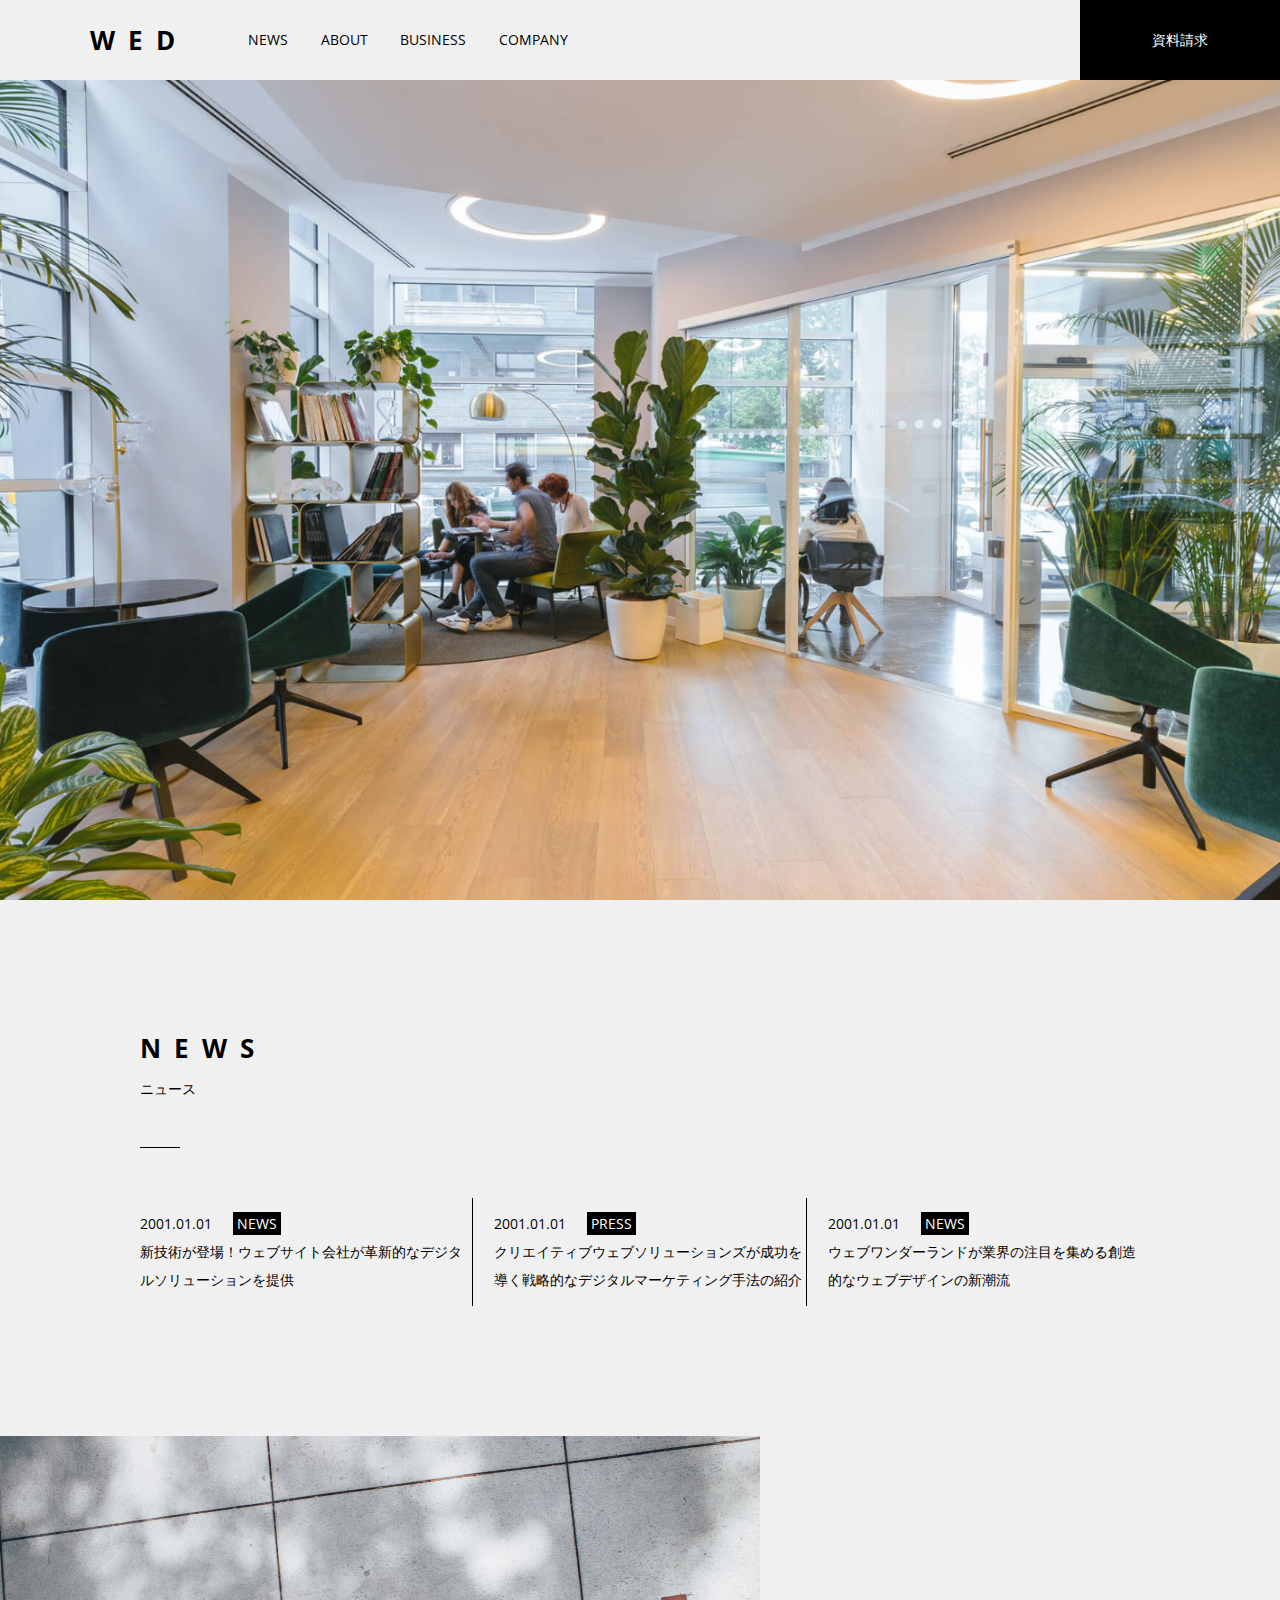
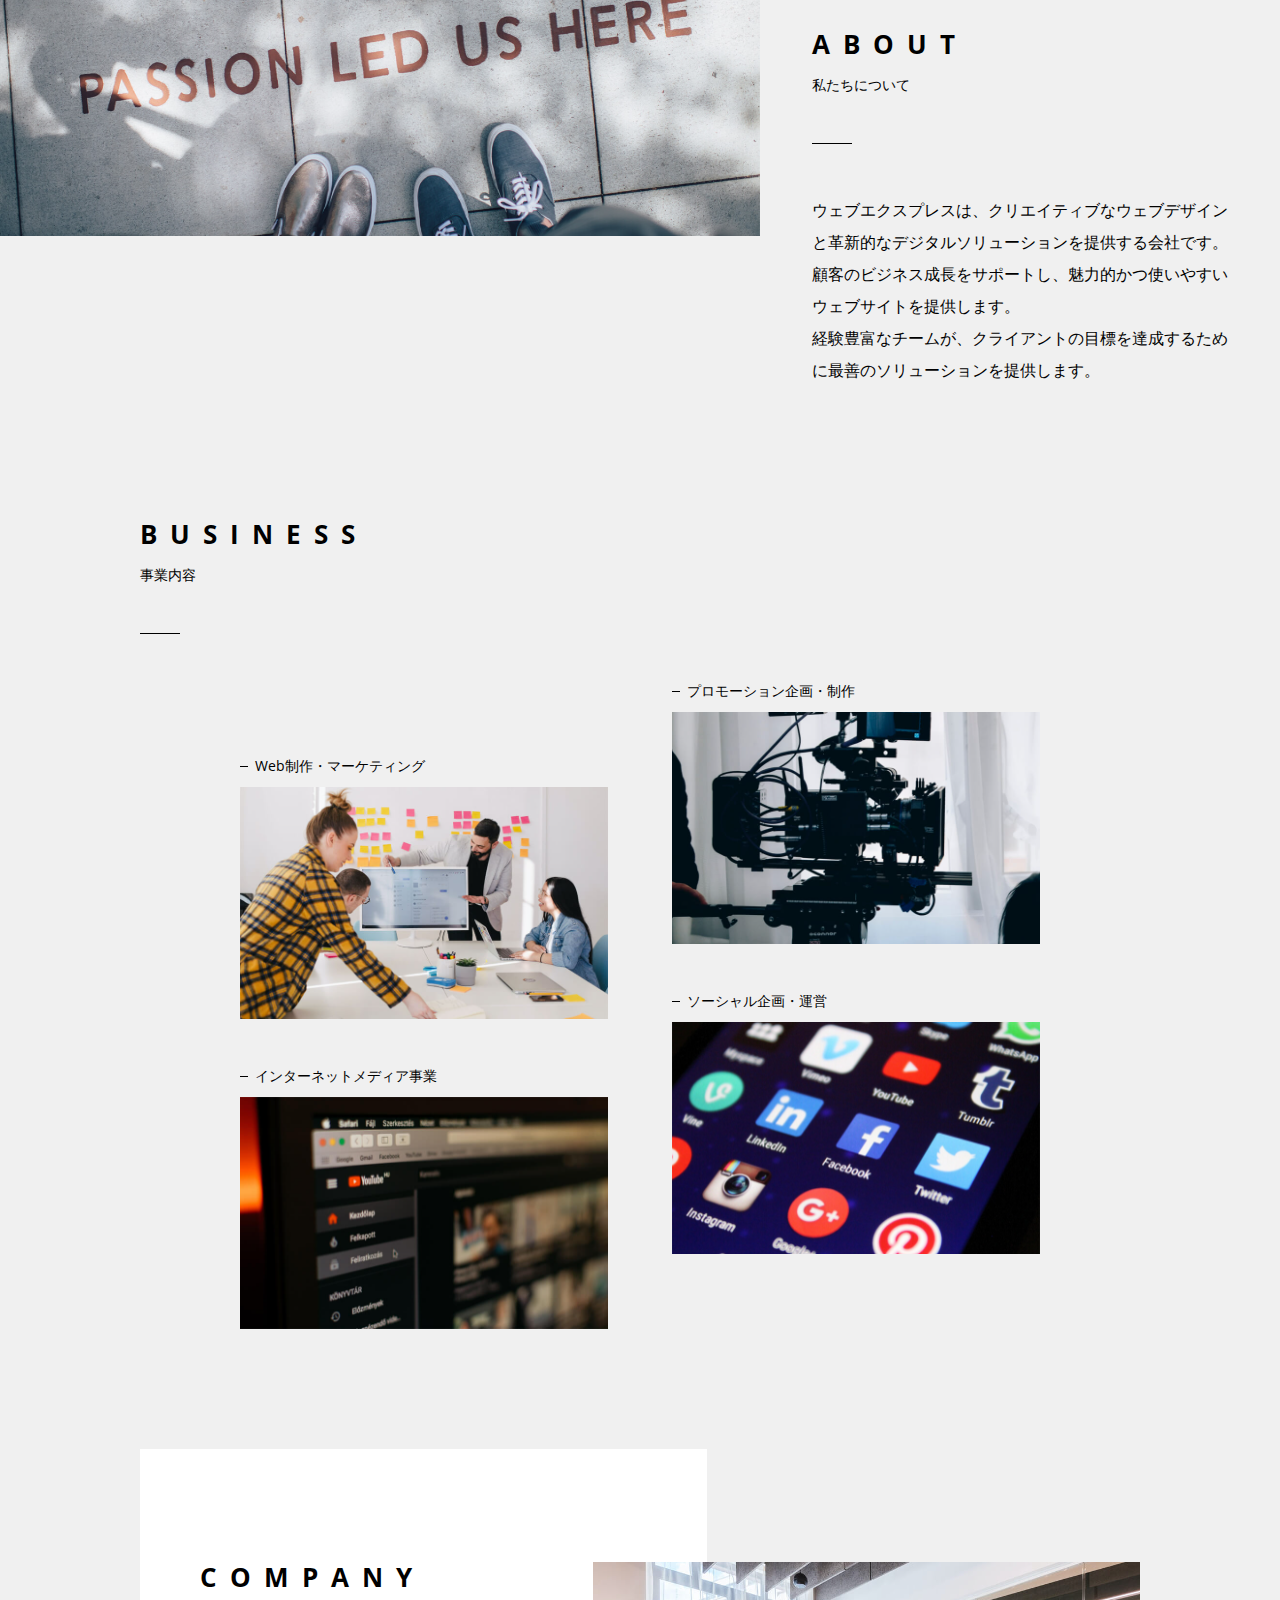
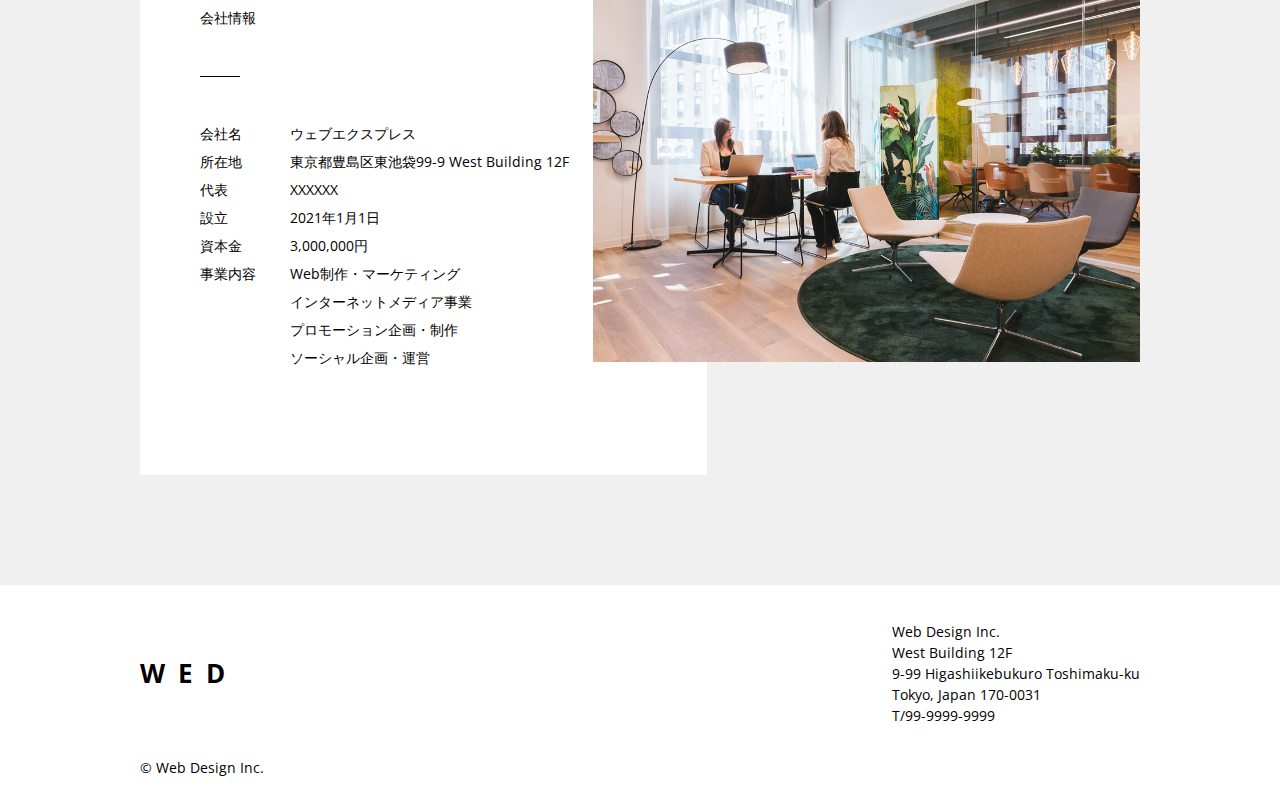
<file: CorporateWebSite/index.html>
<!DOCTYPE html>
<html lang="ja">
<head>
    <meta charset="UTF-8">
    <meta name="viewport" content="width=device-width, initial-scale=1.0">
    <title>ウェブエクスプレス - スピーディーかつ品質に優れたウェブ開発とサービスの提供</title>
    <meta name="description" content="クリエイティブウェブソリューションズは、ウェブ戦略の立案からデザイン、開発、マーケティングまでワンストップでサポートする会社です。ビジネスの成長に向けた効果的なウェブソリューションを提供します。">
    <link rel="stylesheet" href="css/reset.css">
    <link rel="stylesheet" href="css/style.css">
    <link rel="preconnect" href="https://fonts.googleapis.com">
    <link rel="preconnect" href="https://fonts.gstatic.com" crossorigin>
    <link href="https://fonts.googleapis.com/css2?family=Open+Sans:wght@300&display=swap" rel="stylesheet">
</head>
<body>
    <header>
        <h1>WED</h1>
        <nav>
            <ul class="nav__list">
                <li class="nav__items nav__item-news"><a href="#news">NEWS</a></li>
                <li class="nav__items nav__item-about"><a href="#about">ABOUT</a></li>
                <li class="nav__items nav__item-business"><a href="#business">BUSINESS</a></li>
                <li class="nav__items nav__item-company"><a href="#company">COMPANY</a></li>
            </ul>
        </nav>
        <a class="request" href="#">資料請求</a>
    </header>

    <main>
        <img class="mainVisu" src="img/demo_pc_02.png" alt="メインビジュアル">
        <section class="news" id="news">
            <div class="news__wrapper">
                <h2>NEWS<br><small>ニュース</small></h2>
                <article>
                    <ul class="news__list">
                        <li>
                            <time  datetime="2021-01-01">2001.01.01</time><span>NEWS</span><br>
                            <a href="#">新技術が登場！ウェブサイト会社が革新的なデジタルソリューションを提供</a>
                        </li>
                        <li>
                            <time  datetime="2021-01-01">2001.01.01</time><span>PRESS</span><br>
                            <a href="#">クリエイティブウェブソリューションズが成功を導く戦略的なデジタルマーケティング手法の紹介</a>
                        </li>
                        <li>
                            <time  datetime="2021-01-01">2001.01.01</time><span>NEWS</span><br>
                            <a href="#">ウェブワンダーランドが業界の注目を集める創造的なウェブデザインの新潮流</a>
                        </li>
                    </ul>
                </article>
            </div>
        </section>

        <section class="about" id="about">
            <img src="img/sub_1.png" alt="">
            <div class="textWrapper">
                <h2>ABOUT<br><small>私たちについて</small></h2>
                <p>
                    ウェブエクスプレスは、クリエイティブなウェブデザインと革新的なデジタルソリューションを提供する会社です。<br>
                    顧客のビジネス成長をサポートし、魅力的かつ使いやすいウェブサイトを提供します。<br>
                    経験豊富なチームが、クライアントの目標を達成するために最善のソリューションを提供します。
                </p>
            </div>
        </section>

        <section class="business" id="business">
            <h2>BUSINESS<br><small>事業内容</small></h2>
            <div class="business__wrapper">
                <div class="business__wrapper--left">
                    <figure>
                        <figcaption>Web制作・マーケティング</figcaption>
                        <img src="img/business_01.png" alt="">
                    </figure>
                    <figure>
                        <figcaption>インターネットメディア事業</figcaption>
                        <img src="img/business_02.png" alt="">
                    </figure>
                </div>
                <div class="business__wrapper--right">
                    <figure>
                        <figcaption>プロモーション企画・制作</figcaption>
                        <img src="img/business_03.png" alt="">
                    </figure>
                    <figure>
                        <figcaption>ソーシャル企画・運営</figcaption>
                        <img src="img/business_04.png" alt="">
                    </figure>
                </div>
            </div>
        </section>

        <section class="company" id="company">
            <div class="company__wrapper">
                <h2>COMPANY<br><small>会社情報</small></h2>
                <dl>
                    <dt>会社名</dt>
                    <dd>ウェブエクスプレス</dd>
                </dl>
                <dl>
                    <dt>所在地</dt>
                    <dd>東京都豊島区東池袋99-9 West Building 12F</dd>
                    
                </dl>
                <dl>
                    <dt>代表</dt>
                    <dd>XXXXXX</dd>
                    
                </dl>
                <dl>
                    <dt>設立</dt>
                    <dd>2021年1月1日</dd>
                    
                </dl>
                <dl>
                    <dt>資本金</dt>
                    <dd>3,000,000円</dd>
                </dl>
                <dl>
                    <dt>事業内容</dt>
                    <div>
                        <dd>Web制作・マーケティング</dd>
                        <dd>インターネットメディア事業</dd>
                        <dd>プロモーション企画・制作</dd>
                        <dd>ソーシャル企画・運営</dd>
                    </div>
                </dl>
                
            </div>
            <img src="img/company_03.png" alt="">
        </section>
    </main>

    <footer class="footer">
        <div class="footer__wrapper">
            <h3>WED</h3>
            <p>
                Web Design Inc.<br>
                West Building 12F<br>
                9-99 Higashiikebukuro Toshimaku-ku<br>
                Tokyo, Japan 170-0031<br>
                T/99-9999-9999
            </p>
        </div>
        <p class="copyright"><small>&copy; Web Design Inc.</small></p>
    </footer>
</body>
</html>
</file>
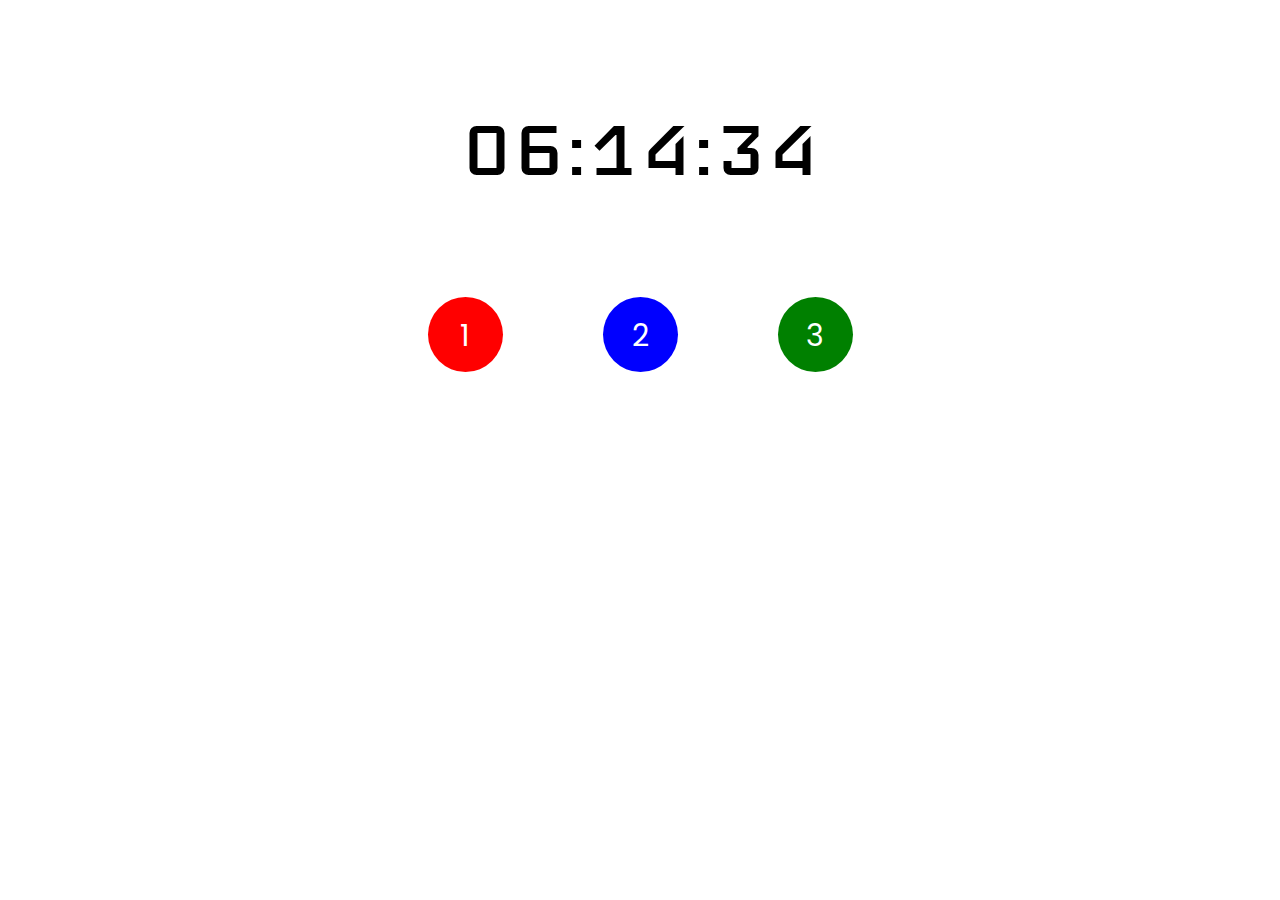
<file: original_clock/index.html>
<!DOCTYPE html>
<html lang="ja">
<head>
    <meta charset="UTF-8">
    <meta name="viewport" content="width=device-width, initial-scale=1.0">
    <link rel="preconnect" href="https://fonts.googleapis.com">
    <link rel="preconnect" href="https://fonts.gstatic.com" crossorigin><link href="https://fonts.googleapis.com/css2?family=Iceland&display=swap" rel="stylesheet">
    <title>Document</title>
    <link rel="stylesheet" href="css/style.css">
</head>
<body>
    <div class="wrapper">

        <p id="time">00:00:00</p>

        <div class="btnList">
            <div class="btn btn__1"><p>1</p></div>
            <div class="btn btn__2"><p>2</p></div>
            <div class="btn btn__3"><p>3</p></div>
        </div>

    </div>
    <script>
        "use strict";
        const time = document.querySelector('#time');
        const btn = document.querySelectorAll('.btn');
        let no = 0;

        const addZero = (num) => {
            num = num < 10 ? `0${num}` : num;
            return num;
        }

                const clock = () => {
                    const now = new Date();
                    let hour = now.getHours();//時
                    let min = now.getMinutes();//分
                    let sec = now.getSeconds();//秒
                    time.innerHTML = `${addZero(hour)}:${addZero(min)}:${addZero(sec)}`;
                    requestAnimationFrame(clock);            
                }
                clock();

            btn[0].addEventListener('click', () => {
                const clock = () => {
                    const now = new Date();
                    let hour = now.getHours();//時
                    let min = now.getMinutes();//分
                    let sec = now.getSeconds();//秒
                    time.innerHTML = `${addZero(hour)}:${addZero(min)}:${addZero(sec)}`;
                    requestAnimationFrame(clock);            
                }
                clock();
            });

            btn[1].addEventListener('click', () => {
                const clock = () => {
                    const now = new Date();
                    let hour = now.getHours();//時
                    let min = now.getMinutes();//分
                    let sec = now.getSeconds();//秒
                    time.innerHTML = `${addZero((hour*60)+min)}:${addZero(sec)}`;
                    requestAnimationFrame(clock);            
                }
                clock();
            });

            btn[2].addEventListener('click', () => {
                const clock = () => {
                    const now = new Date();
                    let hour = now.getHours();//時
                    let min = now.getMinutes();//分
                    let sec = now.getSeconds();//秒
                    time.innerHTML = `${addZero((hour*3600)+(min*60)+sec)}`;
                    requestAnimationFrame(clock);            
                }
                clock();
            });
    </script>
</body>
</html>
</file>
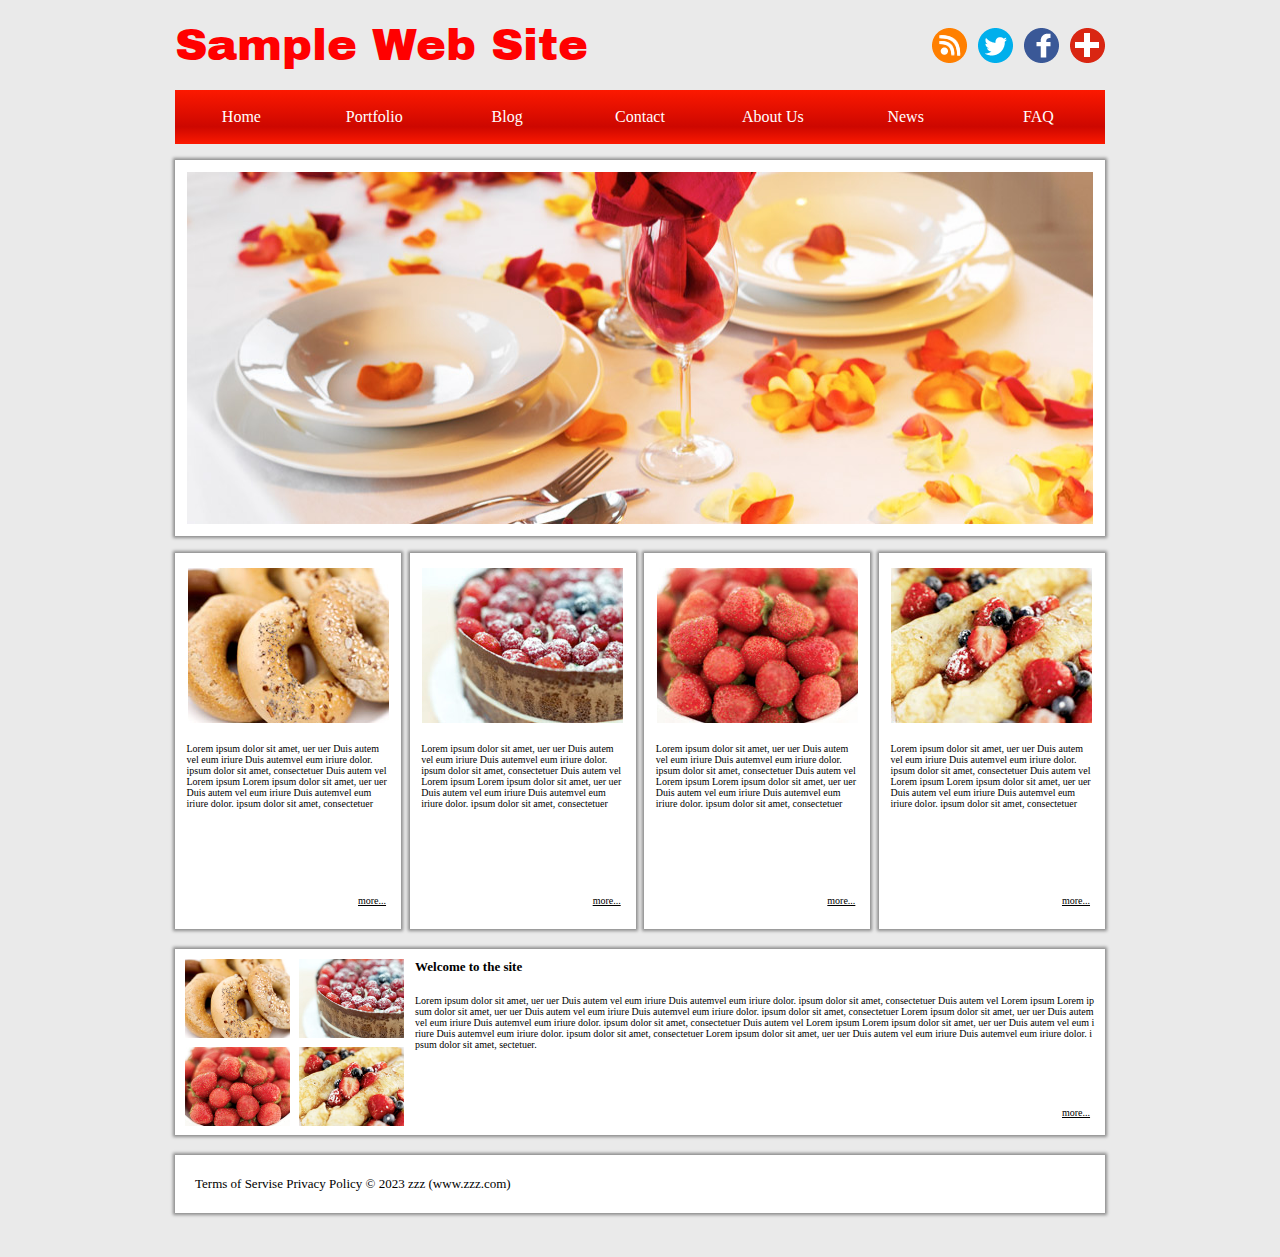
<file: Sample Web Site/index.html>
<!DOCTYPE html>
<html lang="ja">
<head>
    <meta charset="UTF-8">
    <meta name="viewport" content="width=device-width, initial-scale=1.0">
    <title>0530_1</title>
    <link rel="stylesheet" href="css/reset.css">
    <link rel="stylesheet" href="css/style.css">
    <link rel="preconnect" href="https://fonts.googleapis.com">
    <link rel="preconnect" href="https://fonts.gstatic.com" crossorigin>
    <link href="https://fonts.googleapis.com/css2?family=Archivo+Black&display=swap" rel="stylesheet">
</head>
<body>
    <header>
        <div class="header__top">
            <h1>Sample Web Site</h1>
            <ul class="sns__list">
                <li><a href="#"><img src="img/RSS.png" alt=""></a></li>
                <li><a href="#"><img src="img/Twitter.png" alt=""></a></li>
                <li><a href="#"><img src="img/Facebook.png" alt=""></a></li>
                <li><a href="#"><img src="img/GooglePlus.png" alt=""></a></li>
            </ul>
        </div>
        <nav>
            <ul class="nav__list">
                <li class="nav__item nav__item--home"><a href="#">Home</a></li>
                <li class="nav__item nav__item--portfolio"><a href="#">Portfolio</a></li>
                <li class="nav__item nav__item--blog"><a href="#">Blog</a></li>
                <li class="nav__item nav__item--contact"><a href="#">Contact</a></li>
                <li class="nav__item nav__item--about"><a href="#">About Us</a></li>
                <li class="nav__item nav__item--news"><a href="#">News</a></li>
                <li class="nav__item nav__item--faq"><a href="#">FAQ</a></li>
            </ul>
        </nav>
    </header>

    <main>
        <div class="main__visu">
            <img src="img/mainVisual.png" alt="">
        </div>
        <div class="article__list">
            <article>
                <img src="img/photo01_mini.png" alt="">
                <p>
                    Lorem ipsum dolor sit amet, uer uer Duis autem vel eum iriure Duis autemvel eum iriure dolor. ipsum dolor sit amet, consectetuer Duis autem vel Lorem ipsum Lorem ipsum dolor sit amet, uer uer Duis autem vel eum iriure Duis autemvel eum iriure dolor. ipsum dolor sit amet, consectetuer 
                </p>
                <a href="#">more...</a>
            </article>
            <article>
                <img src="img/photo02_mini.png" alt="">
                <p>
                    Lorem ipsum dolor sit amet, uer uer Duis autem vel eum iriure Duis autemvel eum iriure dolor. ipsum dolor sit amet, consectetuer Duis autem vel Lorem ipsum Lorem ipsum dolor sit amet, uer uer Duis autem vel eum iriure Duis autemvel eum iriure dolor. ipsum dolor sit amet, consectetuer 
                </p>
                <a href="#">more...</a>
            </article>
            <article>
                <img src="img/photo03_mini.png" alt="">
                <p>
                    Lorem ipsum dolor sit amet, uer uer Duis autem vel eum iriure Duis autemvel eum iriure dolor. ipsum dolor sit amet, consectetuer Duis autem vel Lorem ipsum Lorem ipsum dolor sit amet, uer uer Duis autem vel eum iriure Duis autemvel eum iriure dolor. ipsum dolor sit amet, consectetuer 
                </p>
                <a href="#">more...</a>
            </article>
            <article>
                <img src="img/photo04_mini.png" alt="">
                <p>
                    Lorem ipsum dolor sit amet, uer uer Duis autem vel eum iriure Duis autemvel eum iriure dolor. ipsum dolor sit amet, consectetuer Duis autem vel Lorem ipsum Lorem ipsum dolor sit amet, uer uer Duis autem vel eum iriure Duis autemvel eum iriure dolor. ipsum dolor sit amet, consectetuer 
                </p>
                <a href="#">more...</a>
            </article>
        </div>
        <article>
            <div class="inner">
                <div class="grid-container">
                    <div class="item1"></div>
                    <div class="item2"></div>
                    <div class="item3"></div>
                    <div class="item4"></div>
                </div>
                <div class="text-container">
                    <h2>Welcome to the site</h2>
                    <p>
                        Lorem ipsum dolor sit amet, uer uer Duis autem vel eum iriure Duis autemvel eum iriure dolor. ipsum dolor sit amet, consectetuer Duis autem vel Lorem ipsum Lorem ipsum dolor sit amet, uer uer Duis autem vel eum iriure Duis autemvel eum iriure dolor. ipsum dolor sit amet, consectetuer  Lorem ipsum dolor sit amet, uer uer Duis autem vel eum iriure Duis autemvel eum iriure dolor. ipsum dolor sit amet, consectetuer Duis autem vel Lorem ipsum Lorem ipsum dolor sit amet, uer uer Duis autem vel eum iriure Duis autemvel eum iriure dolor. ipsum dolor sit amet, consectetuer 	Lorem ipsum dolor sit amet, uer uer Duis autem vel eum iriure Duis autemvel eum iriure dolor. ipsum dolor sit amet, sectetuer.
                    </p>
                </div>
            </div>
            <a href="#">more...</a>
        </article>
    </main>

    <footer>
        <p><small>Terms of Servise  Privacy Policy  &copy; 2023 zzz (www.zzz.com)</small></p>
    </footer>
</body>
</html>
</file>
<file: CorporateWebSite/css/style.css>
a {
  text-decoration: none;
  color: #000;
}
a:hover {
  text-decoration: underline;
}

body {
  background-color: #F0F0F0;
  font-family: "Open Sans", sans-serif;
}

/* ----------header---------- */
header {
  display: flex;
  align-items: center;
  width: 1000px;
  height: 80px;
  margin-left: 90px;
}
header h1 {
  font-size: 26px;
  letter-spacing: 0.5em;
  font-weight: bold;
}

.nav__list {
  display: flex;
  justify-content: space-between;
  width: 320px;
  margin-left: 60px;
  font-size: 14px;
}

.request {
  color: #fff;
  background-color: #000;
  width: 200px;
  height: 80px;
  text-align: center;
  line-height: 80px;
  font-size: 14px;
  position: absolute;
  top: 0;
  right: 0;
}

/* ------------------------- */
.mainVisu {
  display: block;
  width: 100%;
  height: calc(100vh - 80px);
  -o-object-fit: cover;
     object-fit: cover;
}

/* ----------NEWS---------- */
.news {
  width: 1000px;
  margin: 0 auto;
  margin-top: 130px;
}
.news__wrapper {
  width: 1000px;
}
.news h2 {
  font-size: 26px;
  letter-spacing: 0.5em;
  font-weight: normal;
  line-height: 36px;
  font-weight: bold;
}
.news h2 small {
  font-size: 14px;
  letter-spacing: 0;
  font-weight: normal;
}
.news h2::after {
  content: "";
  display: block;
  width: 40px;
  height: 1px;
  background-color: #000;
  margin-top: 40px;
}
.news article {
  font-size: 14px;
}
.news__list {
  width: 100%;
  display: flex;
  align-items: center;
  margin-top: 50px;
}
.news__list li {
  width: 33.3333333333%;
  padding-top: 12px;
  padding-bottom: 12px;
  line-height: 2em;
}
.news__list li span {
  padding: 2px 4px;
  color: #fff;
  background-color: #000;
  margin-left: 1.5em;
}
.news__list li:nth-of-type(1), .news__list li:nth-of-type(2) {
  border-right: 1px solid #000;
}
.news__list li:nth-of-type(2), .news__list li:nth-of-type(3) {
  padding-left: 1.5em;
}

/* ------------------------- */
/* ----------ABOUT---------- */
.about {
  display: flex;
  margin-top: 130px;
  width: 100%;
}
.about img {
  display: block;
  width: 760px;
  height: 400px;
}
.about h2 {
  font-size: 26px;
  letter-spacing: 0.5em;
  font-weight: normal;
  line-height: 36px;
  width: 80%;
  margin: 0 auto;
  margin-top: 190px;
  font-weight: bold;
}
.about h2 small {
  font-size: 14px;
  letter-spacing: 0;
  font-weight: normal;
}
.about h2::after {
  content: "";
  display: block;
  width: 40px;
  height: 1px;
  background-color: #000;
  margin-top: 40px;
}
.about p {
  width: 80%;
  margin: 0 auto;
  margin-top: 50px;
  line-height: 2em;
}

.textWrapper {
  width: calc(100% - 760px);
}

/* ------------------------- */
/* ----------BUSINESS---------- */
.business {
  width: 1000px;
  margin: 0 auto;
  margin-top: 130px;
}
.business h2 {
  font-size: 26px;
  letter-spacing: 0.5em;
  font-weight: normal;
  line-height: 36px;
  font-weight: bold;
}
.business h2 small {
  font-size: 14px;
  letter-spacing: 0;
  font-weight: normal;
}
.business h2::after {
  content: "";
  display: block;
  width: 40px;
  height: 1px;
  background-color: #000;
  margin-top: 40px;
}
.business__wrapper {
  width: 800px;
  display: flex;
  justify-content: space-between;
  margin: 0 auto;
  margin-top: 50px;
}
.business__wrapper--left {
  padding-top: 75px;
}

figure figcaption {
  display: flex;
  align-items: center;
  font-size: 14px;
  margin-bottom: 1em;
}
figure figcaption::before {
  content: "";
  display: block;
  width: 8px;
  height: 1px;
  background-color: #000;
  margin-right: 0.5em;
}
figure:nth-of-type(2), figure:nth-of-type(4) {
  margin-top: 50px;
}
figure img {
  display: block;
  width: 368px;
  height: 232px;
}

/* ------------------------- */
/* ----------COMPANY---------- */
.company {
  position: relative;
  width: 1000px;
  margin: 0 auto;
  margin-top: 120px;
}
.company__wrapper {
  width: 567px;
  background-color: #fff;
  padding-left: 60px;
  padding-top: 110px;
  padding-bottom: 110px;
}
.company__wrapper h2 {
  font-size: 26px;
  letter-spacing: 0.5em;
  font-weight: normal;
  line-height: 36px;
  font-weight: bold;
}
.company__wrapper h2 small {
  font-size: 14px;
  letter-spacing: 0;
  font-weight: normal;
}
.company__wrapper h2::after {
  content: "";
  display: block;
  width: 40px;
  height: 1px;
  background-color: #000;
  margin-top: 40px;
}
.company__wrapper dl {
  display: flex;
  font-size: 14px;
  margin-bottom: 1em;
}
.company__wrapper dl:first-of-type {
  margin-top: 50px;
}
.company__wrapper dl:last-of-type {
  margin-bottom: 0;
}
.company__wrapper dl:last-of-type dd {
  margin-bottom: 1em;
}
.company__wrapper dl:last-of-type dd:last-of-type {
  margin-bottom: 0;
}
.company__wrapper dl dt {
  width: 90px;
}
.company img {
  position: absolute;
  display: block;
  width: 547px;
  height: 400px;
  right: 0;
  top: 0;
  bottom: 0;
  margin: auto;
  -o-object-fit: cover;
     object-fit: cover;
}

/* ------------------------- */
/* ----------FOOTER---------- */
.footer {
  width: 100%;
  height: 210px;
  background-color: #fff;
  margin-top: 110px;
}
.footer__wrapper {
  display: flex;
  justify-content: space-between;
  align-items: center;
  width: 1000px;
  height: 176px;
  margin: 0 auto;
}
.footer__wrapper h3 {
  font-size: 26px;
  letter-spacing: 0.5em;
  font-weight: bold;
}
.footer__wrapper p {
  font-size: 14px;
  line-height: 1.5em;
}
.footer .copyright {
  width: 1000px;
  font-size: 14px;
  margin: 0 auto;
  text-align: left;
}

/* ------------------------- */
@media screen and (max-width: 900px) {
  /* ----------header---------- */
  header {
    display: flex;
    flex-direction: column;
    justify-content: center;
    align-items: flex-start;
    width: 100%;
    height: 80px;
    margin-left: 0;
  }
  header h1 {
    font-size: 20px;
    letter-spacing: 12px;
    font-weight: normal;
    padding-left: 16px;
  }
  .nav__list {
    display: flex;
    justify-content: space-between;
    width: 320px;
    margin-left: 0;
    margin-top: 12px;
    font-size: 14px;
    padding-left: 16px;
  }
  .request {
    display: none;
  }
  /* ------------------------- */
  /* ----------NEWS---------- */
  .news {
    width: 100%;
    margin: 0;
    margin-top: 90px;
  }
  .news__wrapper {
    width: 343px;
    margin: 0 auto;
  }
  .news h2 {
    font-size: 26px;
    letter-spacing: 0.5em;
    font-weight: normal;
    line-height: 36px;
  }
  .news h2 small {
    font-size: 14px;
    letter-spacing: 0;
  }
  .news h2::after {
    content: "";
    display: block;
    width: 40px;
    height: 1px;
    background-color: #000;
    margin-top: 30px;
  }
  .news article {
    font-size: 14px;
  }
  .news__list {
    display: flex;
    flex-direction: column;
    margin-top: 50px;
  }
  .news__list li {
    width: 333px;
    padding-top: 12px;
    line-height: 2em;
  }
  .news__list li span {
    padding: 2px 4px;
    color: #fff;
    background-color: #000;
    margin-left: 1.5em;
  }
  .news__list li:nth-of-type(1), .news__list li:nth-of-type(2) {
    border-right: none;
  }
  .news__list li:nth-of-type(2), .news__list li:nth-of-type(3) {
    padding-left: 0;
    margin-top: 50px;
  }
  /* ------------------------- */
  /* ----------ABOUT---------- */
  .about {
    display: flex;
    flex-direction: column;
    margin-top: 95px;
    width: 100%;
  }
  .about img {
    display: block;
    width: 100%;
    height: 300px;
  }
  .about .textWrapper {
    width: 343px;
    margin: 0 auto;
  }
  .about .textWrapper h2 {
    font-size: 26px;
    letter-spacing: 0.5em;
    font-weight: normal;
    line-height: 36px;
    width: 80%;
    margin: 0;
    margin-top: 40px;
  }
  .about .textWrapper h2 small {
    font-size: 14px;
    letter-spacing: 0;
  }
  .about .textWrapper h2::after {
    content: "";
    display: block;
    width: 40px;
    height: 1px;
    background-color: #000;
    margin-top: 30px;
  }
  .about .textWrapper p {
    width: 343px;
    margin: 0;
    margin-top: 50px;
    line-height: 2em;
  }
  .about .textWrapper p br {
    display: none;
  }
  /* ------------------------- */
  /* ----------BUSINESS---------- */
  .business {
    width: 100%;
    margin: 0;
    margin-top: 130px;
  }
  .business h2 {
    width: 343px;
    font-size: 26px;
    letter-spacing: 0.5em;
    font-weight: normal;
    line-height: 36px;
    margin: 0 auto;
  }
  .business h2 small {
    font-size: 14px;
    letter-spacing: 0;
  }
  .business h2::after {
    content: "";
    display: block;
    width: 40px;
    height: 1px;
    background-color: #000;
    margin-top: 30px;
  }
  .business__wrapper {
    width: 343px;
    display: flex;
    flex-direction: column;
    justify-content: unset;
    margin: 0 auto;
    margin-top: 40px;
  }
  .business__wrapper--left {
    padding-top: 0;
    margin-bottom: 33px;
  }
  .business figure figcaption {
    display: flex;
    align-items: center;
    font-size: 14px;
    margin-bottom: 1em;
  }
  .business figure figcaption::before {
    content: "";
    display: block;
    width: 8px;
    height: 1px;
    background-color: #000;
    margin-right: 0.5em;
  }
  .business figure figcaption:nth-of-type(2), .business figure figcaption:nth-of-type(4) {
    margin-top: 33px;
  }
  .business figure img {
    display: block;
    width: 343px;
    height: 232px;
  }
  /* ------------------------- */
  /* ----------COMPANY---------- */
  .company {
    position: unset;
    width: 100%;
    margin: 0;
    margin-top: 80px;
  }
  .company__wrapper {
    width: 343px;
    background-color: #fff;
    padding-left: 20px;
    padding-top: 50px;
    padding-bottom: 50px;
    margin: 0 auto;
  }
  .company__wrapper h2 {
    font-size: 26px;
    letter-spacing: 0.5em;
    font-weight: normal;
    line-height: 36px;
  }
  .company__wrapper h2 small {
    font-size: 14px;
    letter-spacing: 0;
  }
  .company__wrapper h2::after {
    content: "";
    display: block;
    width: 40px;
    height: 1px;
    background-color: #000;
    margin-top: 30px;
  }
  .company__wrapper dl {
    display: block;
    font-size: 14px;
    margin-bottom: 1em;
  }
  .company__wrapper dl:first-of-type {
    margin-top: 40px;
  }
  .company__wrapper dl:last-of-type {
    margin-bottom: 0;
  }
  .company__wrapper dl:last-of-type dd {
    margin-bottom: 1em;
  }
  .company__wrapper dl:last-of-type dd:last-of-type {
    margin-bottom: 0;
  }
  .company__wrapper dl dt {
    width: 90px;
    margin-bottom: 1em;
  }
  .company__wrapper dl dd {
    padding-left: 15px;
  }
  .company img {
    position: unset;
    display: block;
    width: 343px;
    height: 400px;
    margin: 0 auto;
    margin-top: 20px;
  }
  /* ------------------------- */
  /* ----------FOOTER---------- */
  .footer {
    width: 100%;
    height: 254px;
    background-color: #fff;
    margin-top: 0px;
  }
  .footer__wrapper {
    display: block;
    justify-content: space-between;
    align-items: center;
    width: 343px;
    height: 176px;
    margin: 0 auto;
  }
  .footer__wrapper h3 {
    font-size: 26px;
    letter-spacing: 0.5em;
    font-weight: normal;
    padding-top: 40px;
  }
  .footer__wrapper p {
    margin-top: 15px;
    font-size: 14px;
    line-height: 1.5em;
  }
  .footer .copyright {
    width: 343px;
    font-size: 14px;
    margin: 0 auto;
    margin-top: 50px;
    padding-bottom: 22px;
    text-align: left;
  }
  /* ------------------------- */
}/*# sourceMappingURL=style.css.map */
</file>
<file: original_clock/css/style.css>
@charset "utf-8";

@import url('https://fonts.googleapis.com/css2?family=Iceland&display=swap');
@import url('https://fonts.googleapis.com/css2?family=Poppins:wght@700&display=swap');

#time{
    font-family: 'Iceland', cursive;
    font-size: 100px;
    text-align: center;
}

.btnList{
    display: flex;
    justify-content: center;
    text-align: center;
    
}

.btn{
    width: 75px;
    height: 75px;
    border-radius: 100%;
}

.btn p{
    text-align: center;
    color: #fff;
    font-size: 30px;
    transform: translateY(-14px);
    font-family: 'Poppins', sans-serif;
}

.btn__1{
    background-color: red;
}

.btn__2{
    background-color: blue;
    margin: 0 100px;
}

.btn__3{
    background-color: green;
}
</file>
<file: Sample Web Site/css/style.css>
@charset "utf-8";

body {
    background-color: #eaeaea;
}

header {
    width: 930px;
    height: 144px;
    margin: 0 auto;
    margin-bottom: 16px;
}

.header__top {
    display: flex;
    justify-content: space-between;
    align-items: center;
    width: 100%;
    height: 90px;
}

.sns__list {
    display: flex;
    justify-content: space-between;
}

header h1 {
    height: 90px;
    text-align: left;
    font-size: 45px;
    line-height: 90px;
    color: red;
    font-family: 'Archivo Black', sans-serif;
}

.sns__list {
    width: 173px;
    height: 35px;
}

nav {
    width: 100%;
    height: 54px;
}

.nav__list {
    width: 100%;
    min-height: 100%;
    display: flex
}

.nav__item {
    height: 100%;
    width: calc(100%/7);
    text-align: center;
    line-height: 54px;
    color: #fff;
    background: rgb(252,25,0);
    background: linear-gradient(180deg, rgba(252,25,0,1) 0%, rgba(205,7,0,1) 68%, rgba(252,25,0,1) 100%);
}

.nav__item:hover {
    text-decoration: underline;
}

a {
    display: block;
    width: 100%;
    height: 100%;
}

main {
    width: 930px;
    margin: 0 auto;
    margin-bottom: 16px;
}

.main__visu {
    display: flex;
    justify-content: center;
    align-items: center;
    width: 100%;
    height: 376px;
    box-shadow: 0 0 3px 2px rgba(0,0,0,0.4);
    background-color: #fff;
    margin-bottom: 17px;
}

.main__visu img {
    display: block;
    width: calc(100% - 24px);
    height: calc(100% - 24px);
}

.article__list {
    display: flex;
    justify-content: space-between;
    width: 100%;
    height: 376px;
    margin: 0 auto;
    margin-bottom: 20px;
}

.article__list article {
    position: relative;
    width: 226px;
    height: 100%;
    background-color: #fff;
    box-shadow: 0 0 3px 2px rgba(0,0,0,0.4);
}

article img {
    display: block;
    margin: 0 auto;
    padding-top: 15px;
    margin-bottom: 20px;
}

article p {
    width: 203px;
    margin: 0 auto;
    font-size: 10px;
}

article a {
    position: absolute;
    width: 2.5em;
    height: 1em;
    right: 18px;
    bottom: 24px;
    font-size: 10px;
    text-decoration: underline;
}

main > article {
    display: flex;
    position: relative;
    justify-content: center;
    align-items: center;
    width: 100%;
    height: 186px;
    margin: 0 auto;
    margin-bottom: 20px;
    background-color: #fff;
    box-shadow: 0 0 3px 2px rgba(0,0,0,0.4);
}

main > article > a {
    position: absolute;
    width: 2.5em;
    height: 1em;
    font-size: 10px;
    right: 18px;
    bottom: 18px;
    text-decoration: underline;
}

.inner {
    display: flex;
    width: calc(100% - 20px);
    height: calc(100% - 20px);
}

.text-container {
    padding-left: 14px;
}

.text-container h2 {
    font-size: 13px;
    font-weight: bold;
    margin-bottom: 20px;
}

.text-container p {
    width: 100%;
    font-size: 10px;
    word-break: break-all;
}

.grid-container {
    width: 216px;
    height: 166px;
    display: grid;
    grid-template-columns: 105px 105px;
    grid-template-rows: 79px 79px;
    gap: 9px;
}

.item1 {
    background-image: url(../img/photo01_mini.png);
    background-size: cover;
    grid-column: 1/2;
    grid-row: 1/2;
}

.item2 {
    background-image: url(../img/photo02_mini.png);
    background-size: cover;
    grid-column: 2/3;
    grid-row: 1/2;
}

.item3 {
    background-image: url(../img/photo03_mini.png);
    background-size: cover;
    grid-column: 1/2;
    grid-row: 2/3;
}

.item4 {
    background-image: url(../img/photo04_mini.png);
    background-size: cover;
    grid-column: 2/3;
    grid-row: 2/3;
}

footer {
    width: 930px;
    height: 58px;
    margin: 0 auto;
    margin-bottom: 44px;
    background-color:  #fff;
    box-shadow: 0 0 3px 2px rgba(0,0,0,0.4);
}

footer p {
    width: calc(100% - 40px);
    height: 100%;
    margin: 0 auto;
    font-size: 13px;
    line-height: 58px;
    text-align: left;
}
</file>
